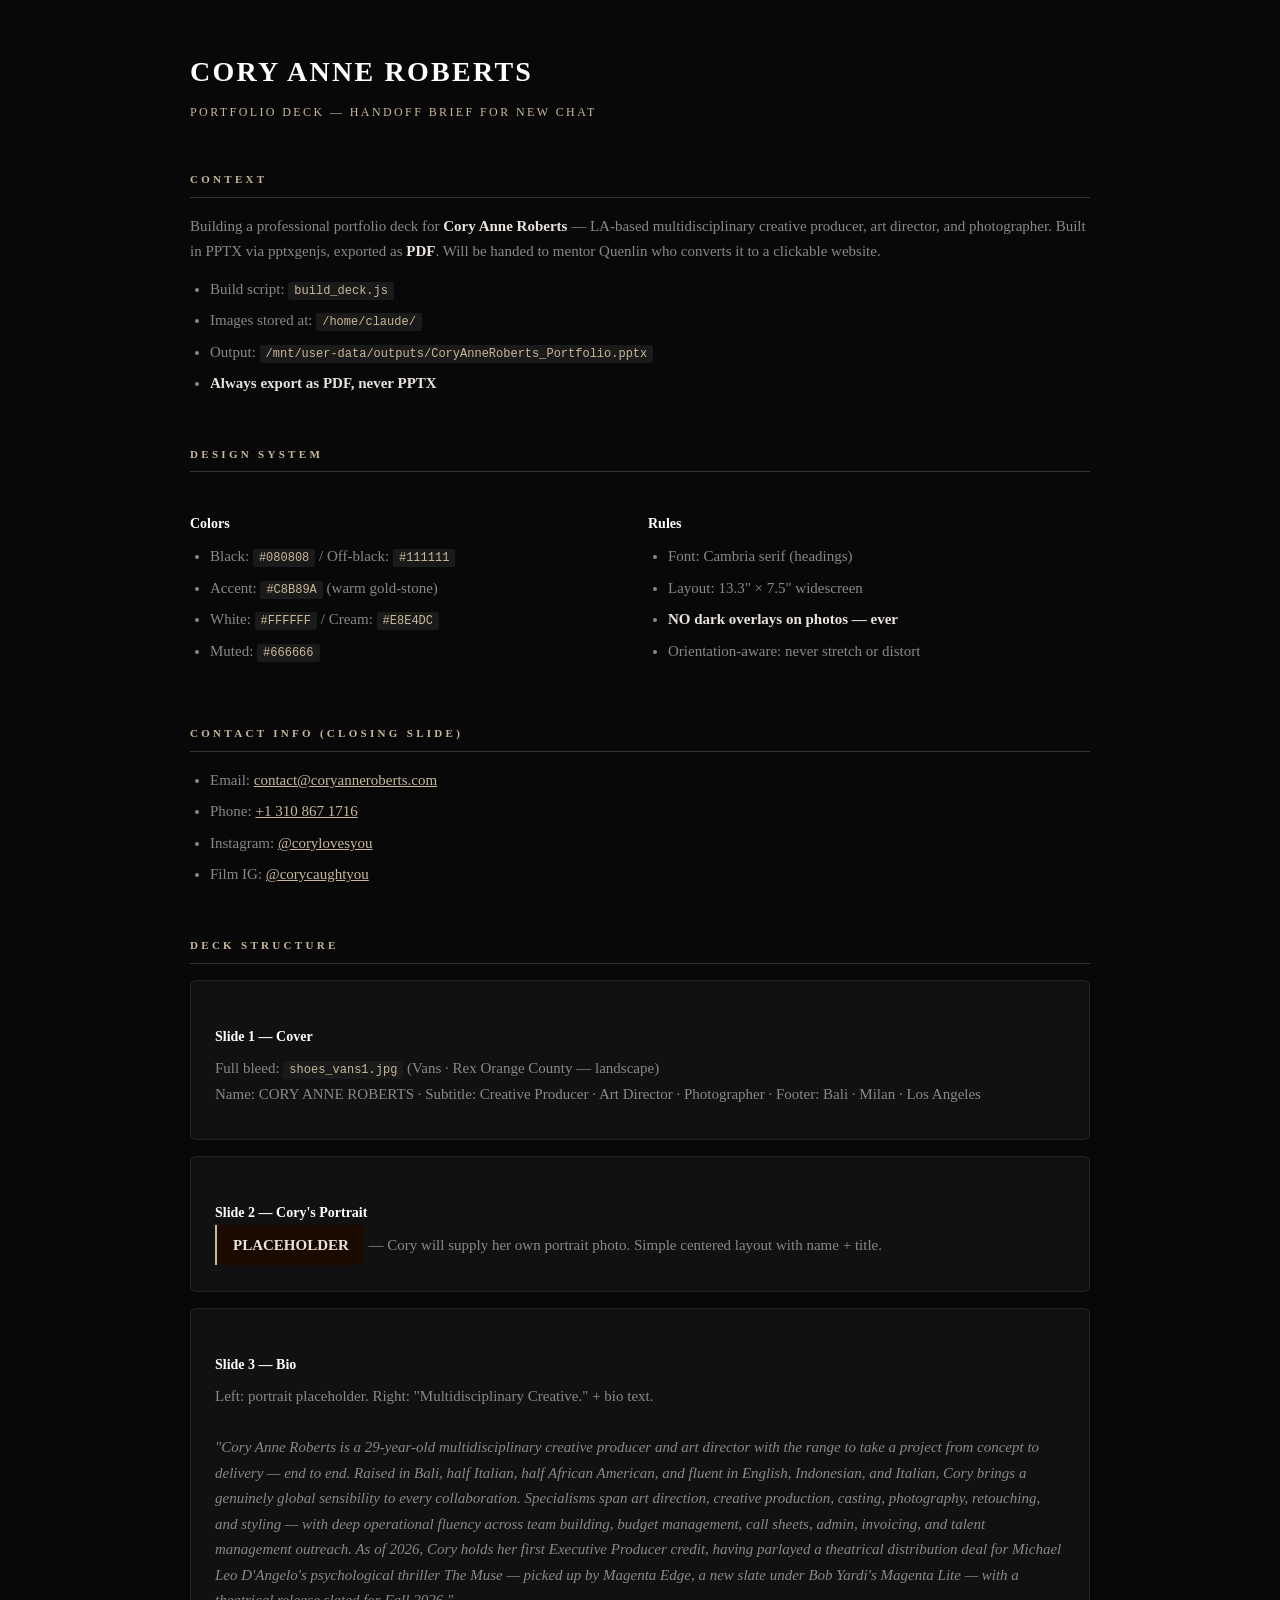
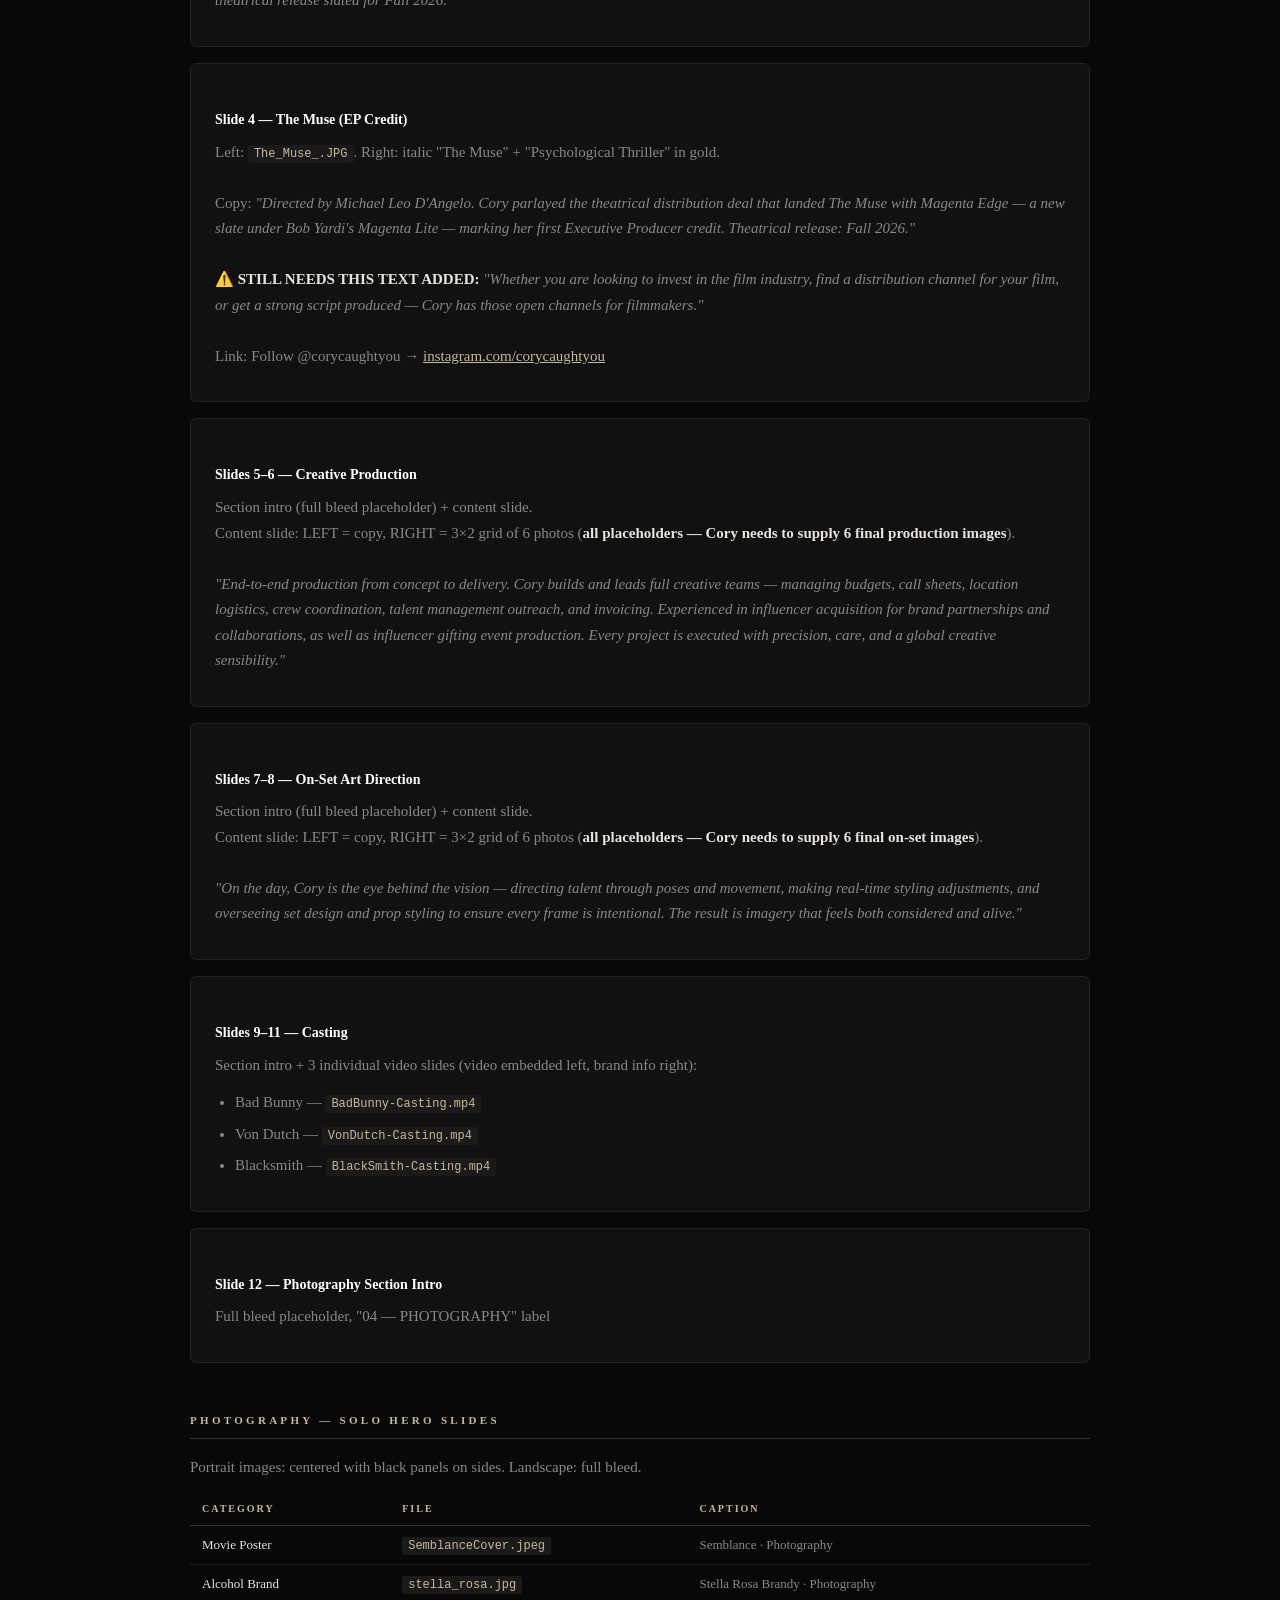
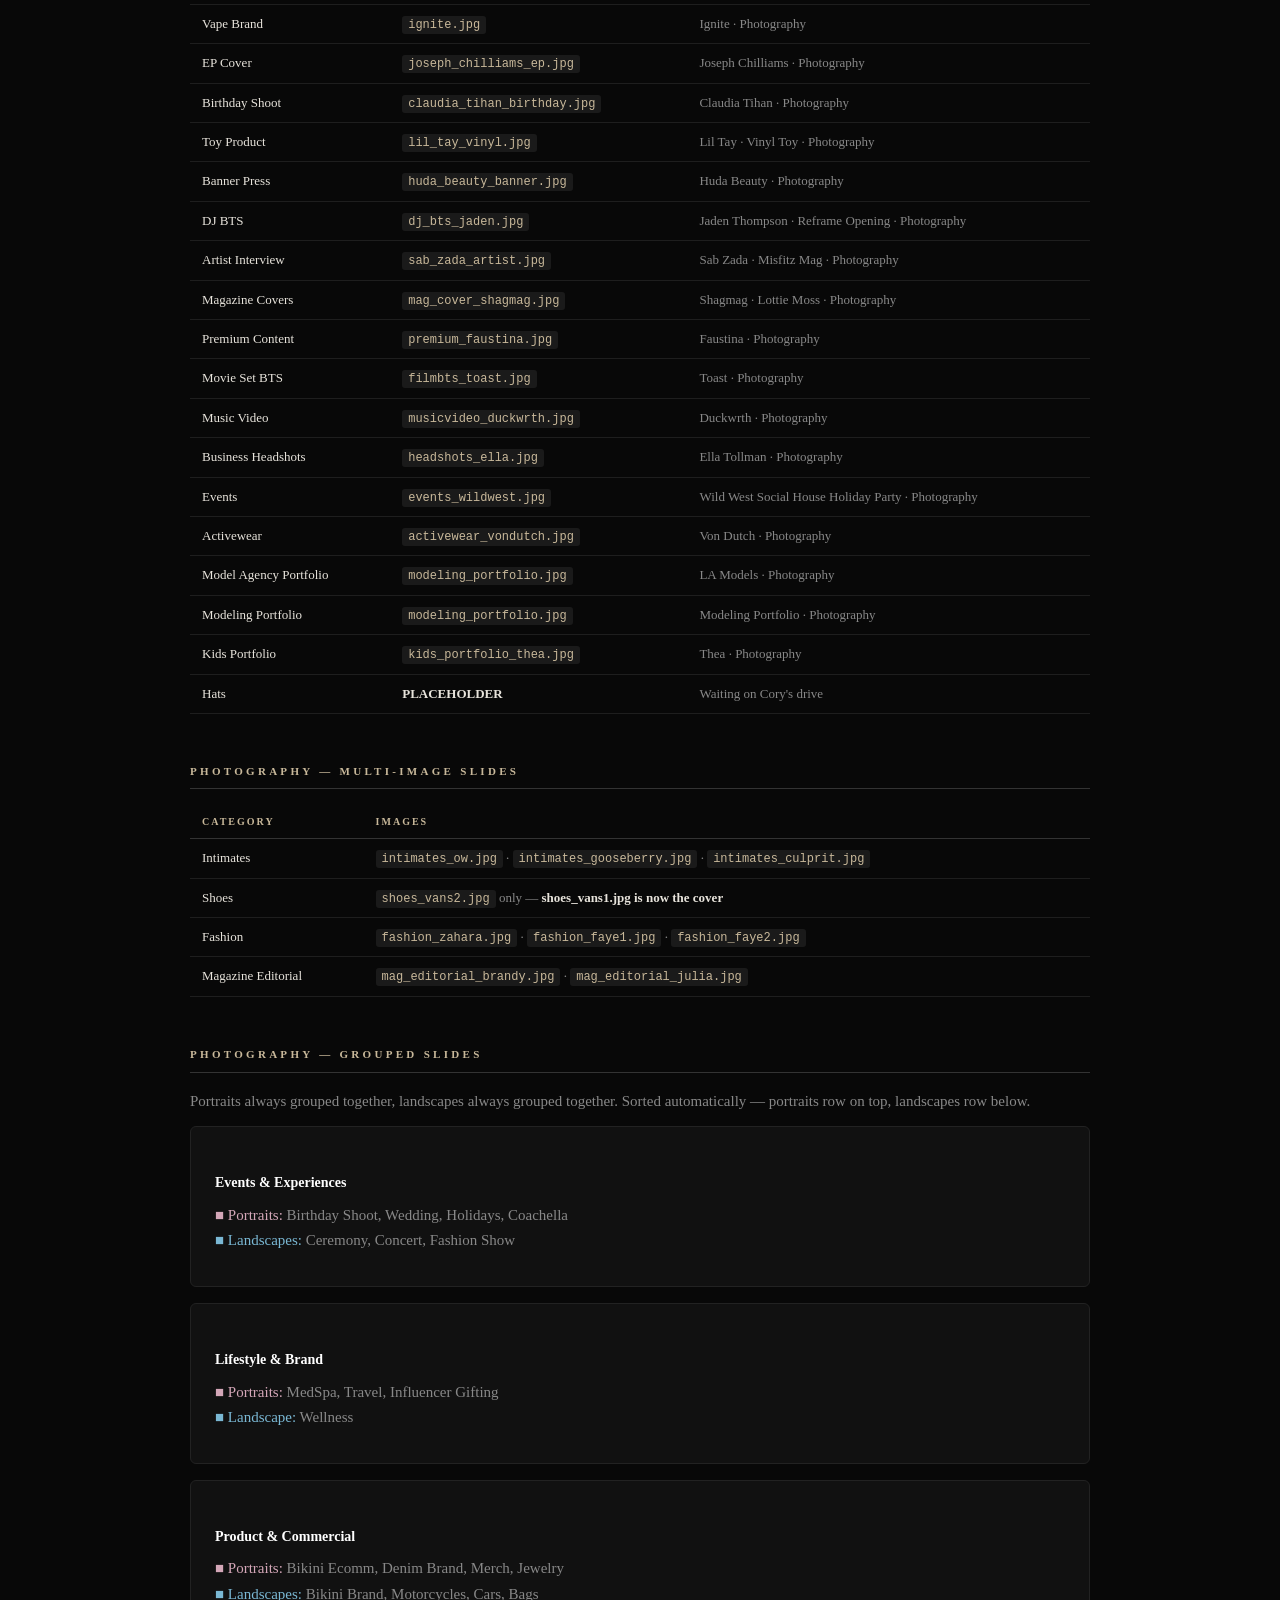
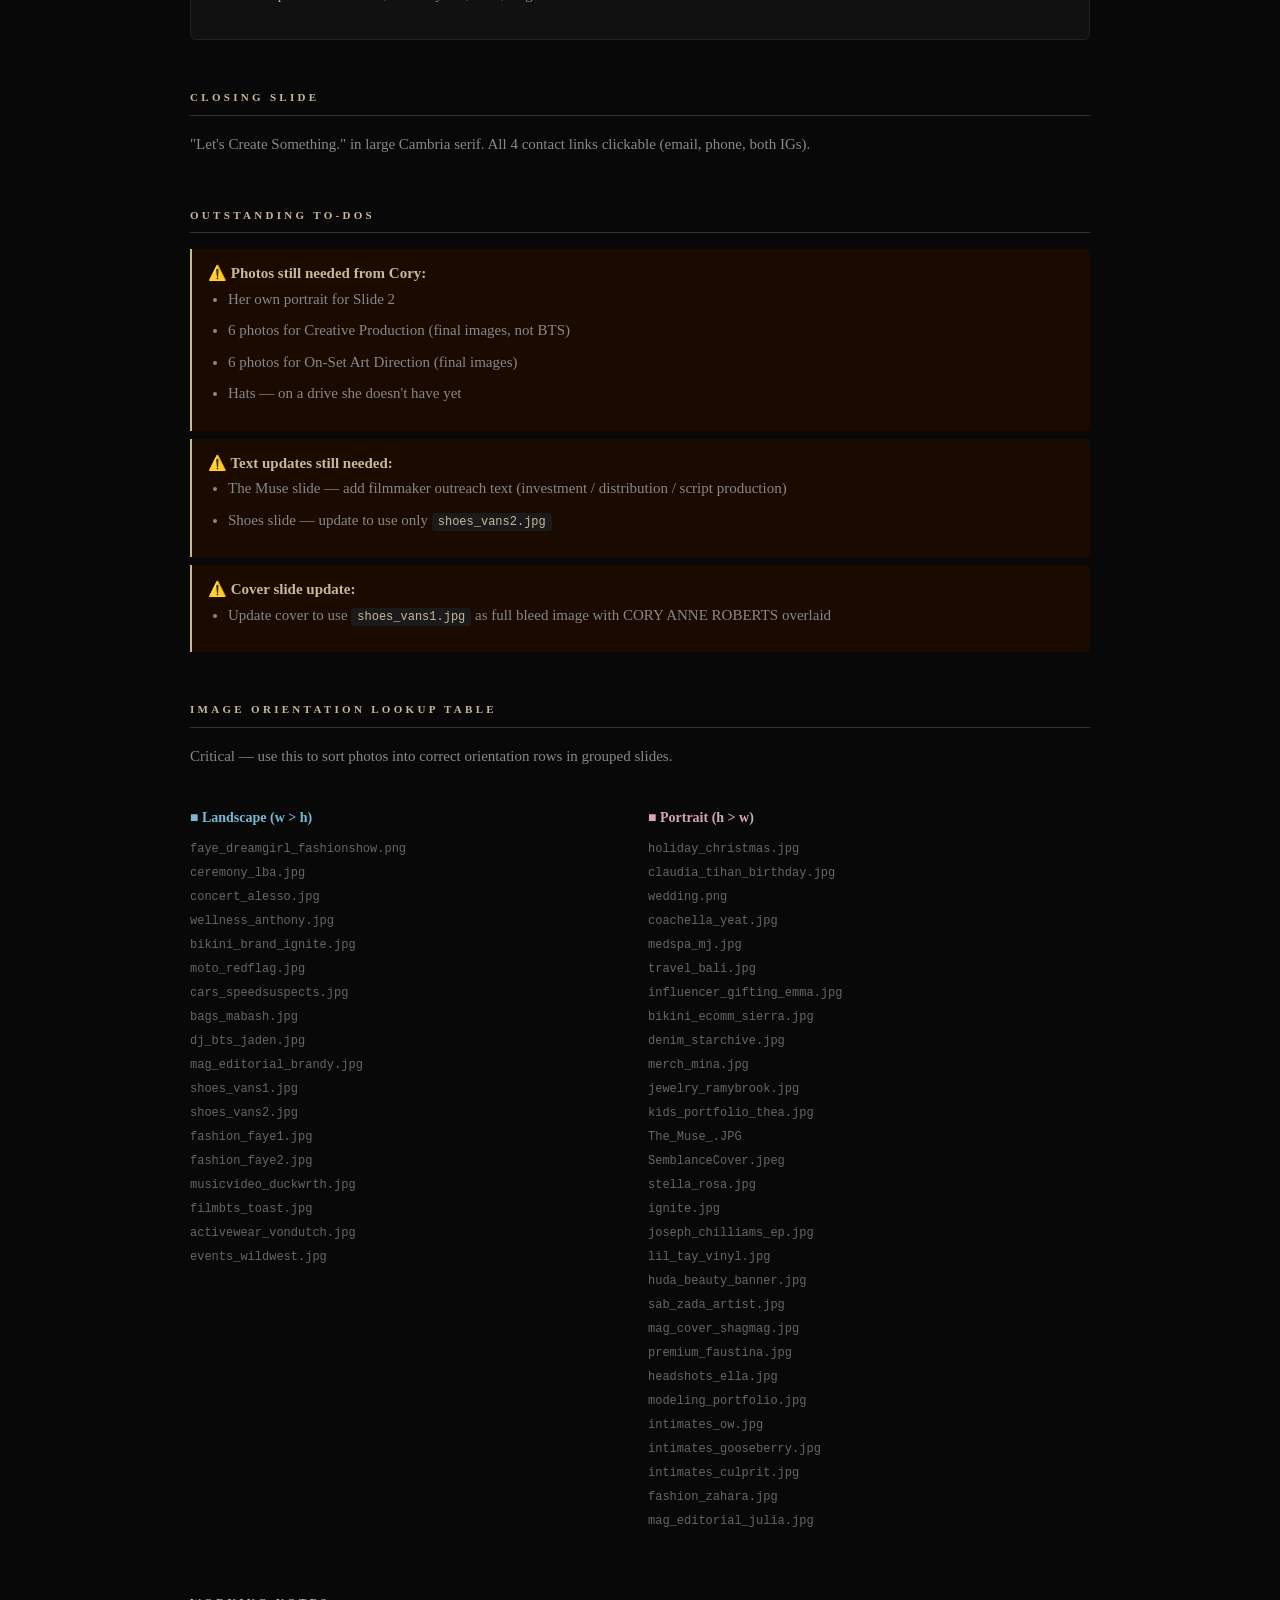
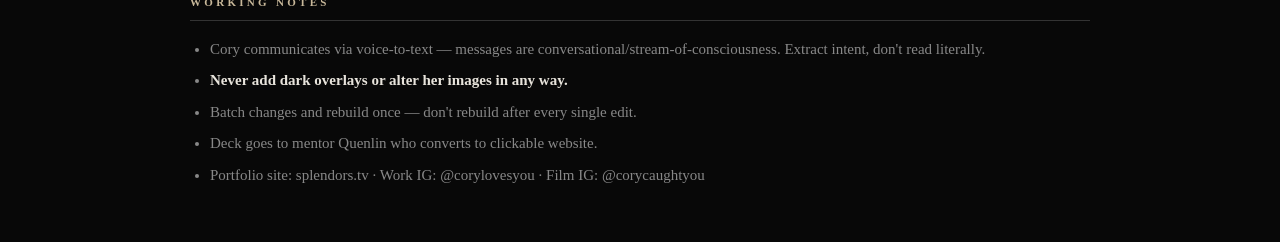
<file: HANDOFF_BRIEF.html>
<!DOCTYPE html>
<html lang="en">
<head>
<meta charset="UTF-8">
<meta name="viewport" content="width=device-width, initial-scale=1.0">
<title>Cory Anne Roberts — Portfolio Deck Handoff Brief</title>
<style>
  * { box-sizing: border-box; margin: 0; padding: 0; }
  body { background: #080808; color: #E8E4DC; font-family: Georgia, serif; font-size: 15px; line-height: 1.7; padding: 48px 24px; }
  .container { max-width: 900px; margin: 0 auto; }
  h1 { font-size: 28px; color: #fff; letter-spacing: 0.08em; margin-bottom: 6px; }
  .subtitle { color: #C8B89A; font-size: 12px; letter-spacing: 0.2em; text-transform: uppercase; margin-bottom: 48px; }
  h2 { font-size: 11px; color: #C8B89A; letter-spacing: 0.3em; text-transform: uppercase; margin: 48px 0 16px; border-bottom: 0.5px solid #333; padding-bottom: 8px; }
  h3 { font-size: 14px; color: #fff; margin: 24px 0 8px; }
  p { color: #888; margin-bottom: 12px; }
  strong { color: #E8E4DC; }
  em { color: #888; font-style: italic; }
  ul, ol { padding-left: 20px; color: #888; margin-bottom: 12px; }
  li { margin-bottom: 6px; }
  code { background: #1a1a1a; color: #C8B89A; padding: 2px 6px; border-radius: 3px; font-family: monospace; font-size: 12px; }
  a { color: #C8B89A; }
  hr { border: none; border-top: 0.5px solid #222; margin: 32px 0; }
  table { width: 100%; border-collapse: collapse; margin-bottom: 16px; }
  th { text-align: left; font-size: 10px; color: #C8B89A; letter-spacing: 0.2em; text-transform: uppercase; padding: 8px 12px; border-bottom: 0.5px solid #333; }
  td { padding: 8px 12px; font-size: 13px; color: #888; border-bottom: 0.5px solid #1e1e1e; vertical-align: top; }
  td:first-child { color: #E8E4DC; }
  .tag { display: inline-block; background: #1a1a1a; border: 0.5px solid #333; color: #C8B89A; font-size: 10px; letter-spacing: 0.1em; padding: 3px 8px; border-radius: 2px; margin: 2px 2px 2px 0; }
  .todo { background: #1a0a00; border-left: 2px solid #C8B89A; padding: 12px 16px; margin: 8px 0; border-radius: 0 4px 4px 0; }
  .todo strong { color: #C8B89A; }
  .section-block { background: #111; border: 0.5px solid #222; border-radius: 6px; padding: 20px 24px; margin-bottom: 16px; }
  .landscape { color: #7ab8d4; }
  .portrait { color: #d4a7b8; }
  .grid-2 { display: grid; grid-template-columns: 1fr 1fr; gap: 16px; }
  @media (max-width: 600px) { .grid-2 { grid-template-columns: 1fr; } }
</style>
</head>
<body>
<div class="container">

  <h1>CORY ANNE ROBERTS</h1>
  <p class="subtitle">Portfolio Deck — Handoff Brief for New Chat</p>

  <h2>Context</h2>
  <p>Building a professional portfolio deck for <strong>Cory Anne Roberts</strong> — LA-based multidisciplinary creative producer, art director, and photographer. Built in PPTX via pptxgenjs, exported as <strong>PDF</strong>. Will be handed to mentor Quenlin who converts it to a clickable website.</p>
  <ul>
    <li>Build script: <code>build_deck.js</code></li>
    <li>Images stored at: <code>/home/claude/</code></li>
    <li>Output: <code>/mnt/user-data/outputs/CoryAnneRoberts_Portfolio.pptx</code></li>
    <li><strong>Always export as PDF, never PPTX</strong></li>
  </ul>

  <h2>Design System</h2>
  <div class="grid-2">
    <div>
      <h3>Colors</h3>
      <ul>
        <li>Black: <code>#080808</code> / Off-black: <code>#111111</code></li>
        <li>Accent: <code>#C8B89A</code> (warm gold-stone)</li>
        <li>White: <code>#FFFFFF</code> / Cream: <code>#E8E4DC</code></li>
        <li>Muted: <code>#666666</code></li>
      </ul>
    </div>
    <div>
      <h3>Rules</h3>
      <ul>
        <li>Font: Cambria serif (headings)</li>
        <li>Layout: 13.3" × 7.5" widescreen</li>
        <li><strong>NO dark overlays on photos — ever</strong></li>
        <li>Orientation-aware: never stretch or distort</li>
      </ul>
    </div>
  </div>

  <h2>Contact Info (Closing Slide)</h2>
  <ul>
    <li>Email: <a href="mailto:contact@coryanneroberts.com">contact@coryanneroberts.com</a></li>
    <li>Phone: <a href="tel:+13108671716">+1 310 867 1716</a></li>
    <li>Instagram: <a href="https://www.instagram.com/corylovesyou/?hl=en">@corylovesyou</a></li>
    <li>Film IG: <a href="https://www.instagram.com/corycaughtyou/?hl=en">@corycaughtyou</a></li>
  </ul>

  <h2>Deck Structure</h2>

  <div class="section-block">
    <h3>Slide 1 — Cover</h3>
    <p>Full bleed: <code>shoes_vans1.jpg</code> (Vans · Rex Orange County — landscape)<br>
    Name: CORY ANNE ROBERTS · Subtitle: Creative Producer · Art Director · Photographer · Footer: Bali · Milan · Los Angeles</p>
  </div>

  <div class="section-block">
    <h3>Slide 2 — Cory's Portrait</h3>
    <p><strong class="todo">PLACEHOLDER</strong> — Cory will supply her own portrait photo. Simple centered layout with name + title.</p>
  </div>

  <div class="section-block">
    <h3>Slide 3 — Bio</h3>
    <p>Left: portrait placeholder. Right: "Multidisciplinary Creative." + bio text.<br><br>
    <em>"Cory Anne Roberts is a 29-year-old multidisciplinary creative producer and art director with the range to take a project from concept to delivery — end to end. Raised in Bali, half Italian, half African American, and fluent in English, Indonesian, and Italian, Cory brings a genuinely global sensibility to every collaboration. Specialisms span art direction, creative production, casting, photography, retouching, and styling — with deep operational fluency across team building, budget management, call sheets, admin, invoicing, and talent management outreach. As of 2026, Cory holds her first Executive Producer credit, having parlayed a theatrical distribution deal for Michael Leo D'Angelo's psychological thriller The Muse — picked up by Magenta Edge, a new slate under Bob Yardi's Magenta Lite — with a theatrical release slated for Fall 2026."</em></p>
  </div>

  <div class="section-block">
    <h3>Slide 4 — The Muse (EP Credit)</h3>
    <p>Left: <code>The_Muse_.JPG</code>. Right: italic "The Muse" + "Psychological Thriller" in gold.<br><br>
    Copy: <em>"Directed by Michael Leo D'Angelo. Cory parlayed the theatrical distribution deal that landed The Muse with Magenta Edge — a new slate under Bob Yardi's Magenta Lite — marking her first Executive Producer credit. Theatrical release: Fall 2026."</em><br><br>
    <strong>⚠️ STILL NEEDS THIS TEXT ADDED:</strong> <em>"Whether you are looking to invest in the film industry, find a distribution channel for your film, or get a strong script produced — Cory has those open channels for filmmakers."</em><br><br>
    Link: Follow @corycaughtyou → <a href="https://www.instagram.com/corycaughtyou/?hl=en">instagram.com/corycaughtyou</a></p>
  </div>

  <div class="section-block">
    <h3>Slides 5–6 — Creative Production</h3>
    <p>Section intro (full bleed placeholder) + content slide.<br>
    Content slide: LEFT = copy, RIGHT = 3×2 grid of 6 photos (<strong>all placeholders — Cory needs to supply 6 final production images</strong>).<br><br>
    <em>"End-to-end production from concept to delivery. Cory builds and leads full creative teams — managing budgets, call sheets, location logistics, crew coordination, talent management outreach, and invoicing. Experienced in influencer acquisition for brand partnerships and collaborations, as well as influencer gifting event production. Every project is executed with precision, care, and a global creative sensibility."</em></p>
  </div>

  <div class="section-block">
    <h3>Slides 7–8 — On-Set Art Direction</h3>
    <p>Section intro (full bleed placeholder) + content slide.<br>
    Content slide: LEFT = copy, RIGHT = 3×2 grid of 6 photos (<strong>all placeholders — Cory needs to supply 6 final on-set images</strong>).<br><br>
    <em>"On the day, Cory is the eye behind the vision — directing talent through poses and movement, making real-time styling adjustments, and overseeing set design and prop styling to ensure every frame is intentional. The result is imagery that feels both considered and alive."</em></p>
  </div>

  <div class="section-block">
    <h3>Slides 9–11 — Casting</h3>
    <p>Section intro + 3 individual video slides (video embedded left, brand info right):</p>
    <ul>
      <li>Bad Bunny — <code>BadBunny-Casting.mp4</code></li>
      <li>Von Dutch — <code>VonDutch-Casting.mp4</code></li>
      <li>Blacksmith — <code>BlackSmith-Casting.mp4</code></li>
    </ul>
  </div>

  <div class="section-block">
    <h3>Slide 12 — Photography Section Intro</h3>
    <p>Full bleed placeholder, "04 — PHOTOGRAPHY" label</p>
  </div>

  <h2>Photography — Solo Hero Slides</h2>
  <p>Portrait images: centered with black panels on sides. Landscape: full bleed.</p>
  <table>
    <tr><th>Category</th><th>File</th><th>Caption</th></tr>
    <tr><td>Movie Poster</td><td><code>SemblanceCover.jpeg</code></td><td>Semblance · Photography</td></tr>
    <tr><td>Alcohol Brand</td><td><code>stella_rosa.jpg</code></td><td>Stella Rosa Brandy · Photography</td></tr>
    <tr><td>Vape Brand</td><td><code>ignite.jpg</code></td><td>Ignite · Photography</td></tr>
    <tr><td>EP Cover</td><td><code>joseph_chilliams_ep.jpg</code></td><td>Joseph Chilliams · Photography</td></tr>
    <tr><td>Birthday Shoot</td><td><code>claudia_tihan_birthday.jpg</code></td><td>Claudia Tihan · Photography</td></tr>
    <tr><td>Toy Product</td><td><code>lil_tay_vinyl.jpg</code></td><td>Lil Tay · Vinyl Toy · Photography</td></tr>
    <tr><td>Banner Press</td><td><code>huda_beauty_banner.jpg</code></td><td>Huda Beauty · Photography</td></tr>
    <tr><td>DJ BTS</td><td><code>dj_bts_jaden.jpg</code></td><td>Jaden Thompson · Reframe Opening · Photography</td></tr>
    <tr><td>Artist Interview</td><td><code>sab_zada_artist.jpg</code></td><td>Sab Zada · Misfitz Mag · Photography</td></tr>
    <tr><td>Magazine Covers</td><td><code>mag_cover_shagmag.jpg</code></td><td>Shagmag · Lottie Moss · Photography</td></tr>
    <tr><td>Premium Content</td><td><code>premium_faustina.jpg</code></td><td>Faustina · Photography</td></tr>
    <tr><td>Movie Set BTS</td><td><code>filmbts_toast.jpg</code></td><td>Toast · Photography</td></tr>
    <tr><td>Music Video</td><td><code>musicvideo_duckwrth.jpg</code></td><td>Duckwrth · Photography</td></tr>
    <tr><td>Business Headshots</td><td><code>headshots_ella.jpg</code></td><td>Ella Tollman · Photography</td></tr>
    <tr><td>Events</td><td><code>events_wildwest.jpg</code></td><td>Wild West Social House Holiday Party · Photography</td></tr>
    <tr><td>Activewear</td><td><code>activewear_vondutch.jpg</code></td><td>Von Dutch · Photography</td></tr>
    <tr><td>Model Agency Portfolio</td><td><code>modeling_portfolio.jpg</code></td><td>LA Models · Photography</td></tr>
    <tr><td>Modeling Portfolio</td><td><code>modeling_portfolio.jpg</code></td><td>Modeling Portfolio · Photography</td></tr>
    <tr><td>Kids Portfolio</td><td><code>kids_portfolio_thea.jpg</code></td><td>Thea · Photography</td></tr>
    <tr><td>Hats</td><td><strong>PLACEHOLDER</strong></td><td>Waiting on Cory's drive</td></tr>
  </table>

  <h2>Photography — Multi-Image Slides</h2>
  <table>
    <tr><th>Category</th><th>Images</th></tr>
    <tr><td>Intimates</td><td><code>intimates_ow.jpg</code> · <code>intimates_gooseberry.jpg</code> · <code>intimates_culprit.jpg</code></td></tr>
    <tr><td>Shoes</td><td><code>shoes_vans2.jpg</code> only — <strong>shoes_vans1.jpg is now the cover</strong></td></tr>
    <tr><td>Fashion</td><td><code>fashion_zahara.jpg</code> · <code>fashion_faye1.jpg</code> · <code>fashion_faye2.jpg</code></td></tr>
    <tr><td>Magazine Editorial</td><td><code>mag_editorial_brandy.jpg</code> · <code>mag_editorial_julia.jpg</code></td></tr>
  </table>

  <h2>Photography — Grouped Slides</h2>
  <p>Portraits always grouped together, landscapes always grouped together. Sorted automatically — portraits row on top, landscapes row below.</p>

  <div class="section-block">
    <h3>Events & Experiences</h3>
    <p><span class="portrait">■ Portraits:</span> Birthday Shoot, Wedding, Holidays, Coachella<br>
    <span class="landscape">■ Landscapes:</span> Ceremony, Concert, Fashion Show</p>
  </div>

  <div class="section-block">
    <h3>Lifestyle & Brand</h3>
    <p><span class="portrait">■ Portraits:</span> MedSpa, Travel, Influencer Gifting<br>
    <span class="landscape">■ Landscape:</span> Wellness</p>
  </div>

  <div class="section-block">
    <h3>Product & Commercial</h3>
    <p><span class="portrait">■ Portraits:</span> Bikini Ecomm, Denim Brand, Merch, Jewelry<br>
    <span class="landscape">■ Landscapes:</span> Bikini Brand, Motorcycles, Cars, Bags</p>
  </div>

  <h2>Closing Slide</h2>
  <p>"Let's Create Something." in large Cambria serif. All 4 contact links clickable (email, phone, both IGs).</p>

  <h2>Outstanding To-Dos</h2>

  <div class="todo">
    <strong>⚠️ Photos still needed from Cory:</strong>
    <ul>
      <li>Her own portrait for Slide 2</li>
      <li>6 photos for Creative Production (final images, not BTS)</li>
      <li>6 photos for On-Set Art Direction (final images)</li>
      <li>Hats — on a drive she doesn't have yet</li>
    </ul>
  </div>

  <div class="todo">
    <strong>⚠️ Text updates still needed:</strong>
    <ul>
      <li>The Muse slide — add filmmaker outreach text (investment / distribution / script production)</li>
      <li>Shoes slide — update to use only <code>shoes_vans2.jpg</code></li>
    </ul>
  </div>

  <div class="todo">
    <strong>⚠️ Cover slide update:</strong>
    <ul>
      <li>Update cover to use <code>shoes_vans1.jpg</code> as full bleed image with CORY ANNE ROBERTS overlaid</li>
    </ul>
  </div>

  <h2>Image Orientation Lookup Table</h2>
  <p>Critical — use this to sort photos into correct orientation rows in grouped slides.</p>

  <div class="grid-2">
    <div>
      <h3><span class="landscape">■ Landscape (w &gt; h)</span></h3>
      <p style="font-size:12px; font-family:monospace; color:#666; line-height:2;">
        faye_dreamgirl_fashionshow.png<br>
        ceremony_lba.jpg<br>
        concert_alesso.jpg<br>
        wellness_anthony.jpg<br>
        bikini_brand_ignite.jpg<br>
        moto_redflag.jpg<br>
        cars_speedsuspects.jpg<br>
        bags_mabash.jpg<br>
        dj_bts_jaden.jpg<br>
        mag_editorial_brandy.jpg<br>
        shoes_vans1.jpg<br>
        shoes_vans2.jpg<br>
        fashion_faye1.jpg<br>
        fashion_faye2.jpg<br>
        musicvideo_duckwrth.jpg<br>
        filmbts_toast.jpg<br>
        activewear_vondutch.jpg<br>
        events_wildwest.jpg
      </p>
    </div>
    <div>
      <h3><span class="portrait">■ Portrait (h &gt; w)</span></h3>
      <p style="font-size:12px; font-family:monospace; color:#666; line-height:2;">
        holiday_christmas.jpg<br>
        claudia_tihan_birthday.jpg<br>
        wedding.png<br>
        coachella_yeat.jpg<br>
        medspa_mj.jpg<br>
        travel_bali.jpg<br>
        influencer_gifting_emma.jpg<br>
        bikini_ecomm_sierra.jpg<br>
        denim_starchive.jpg<br>
        merch_mina.jpg<br>
        jewelry_ramybrook.jpg<br>
        kids_portfolio_thea.jpg<br>
        The_Muse_.JPG<br>
        SemblanceCover.jpeg<br>
        stella_rosa.jpg<br>
        ignite.jpg<br>
        joseph_chilliams_ep.jpg<br>
        lil_tay_vinyl.jpg<br>
        huda_beauty_banner.jpg<br>
        sab_zada_artist.jpg<br>
        mag_cover_shagmag.jpg<br>
        premium_faustina.jpg<br>
        headshots_ella.jpg<br>
        modeling_portfolio.jpg<br>
        intimates_ow.jpg<br>
        intimates_gooseberry.jpg<br>
        intimates_culprit.jpg<br>
        fashion_zahara.jpg<br>
        mag_editorial_julia.jpg
      </p>
    </div>
  </div>

  <h2>Working Notes</h2>
  <ul>
    <li>Cory communicates via voice-to-text — messages are conversational/stream-of-consciousness. Extract intent, don't read literally.</li>
    <li><strong>Never add dark overlays or alter her images in any way.</strong></li>
    <li>Batch changes and rebuild once — don't rebuild after every single edit.</li>
    <li>Deck goes to mentor Quenlin who converts to clickable website.</li>
    <li>Portfolio site: splendors.tv · Work IG: @corylovesyou · Film IG: @corycaughtyou</li>
  </ul>

</div>
</body>
</html>
</file>
